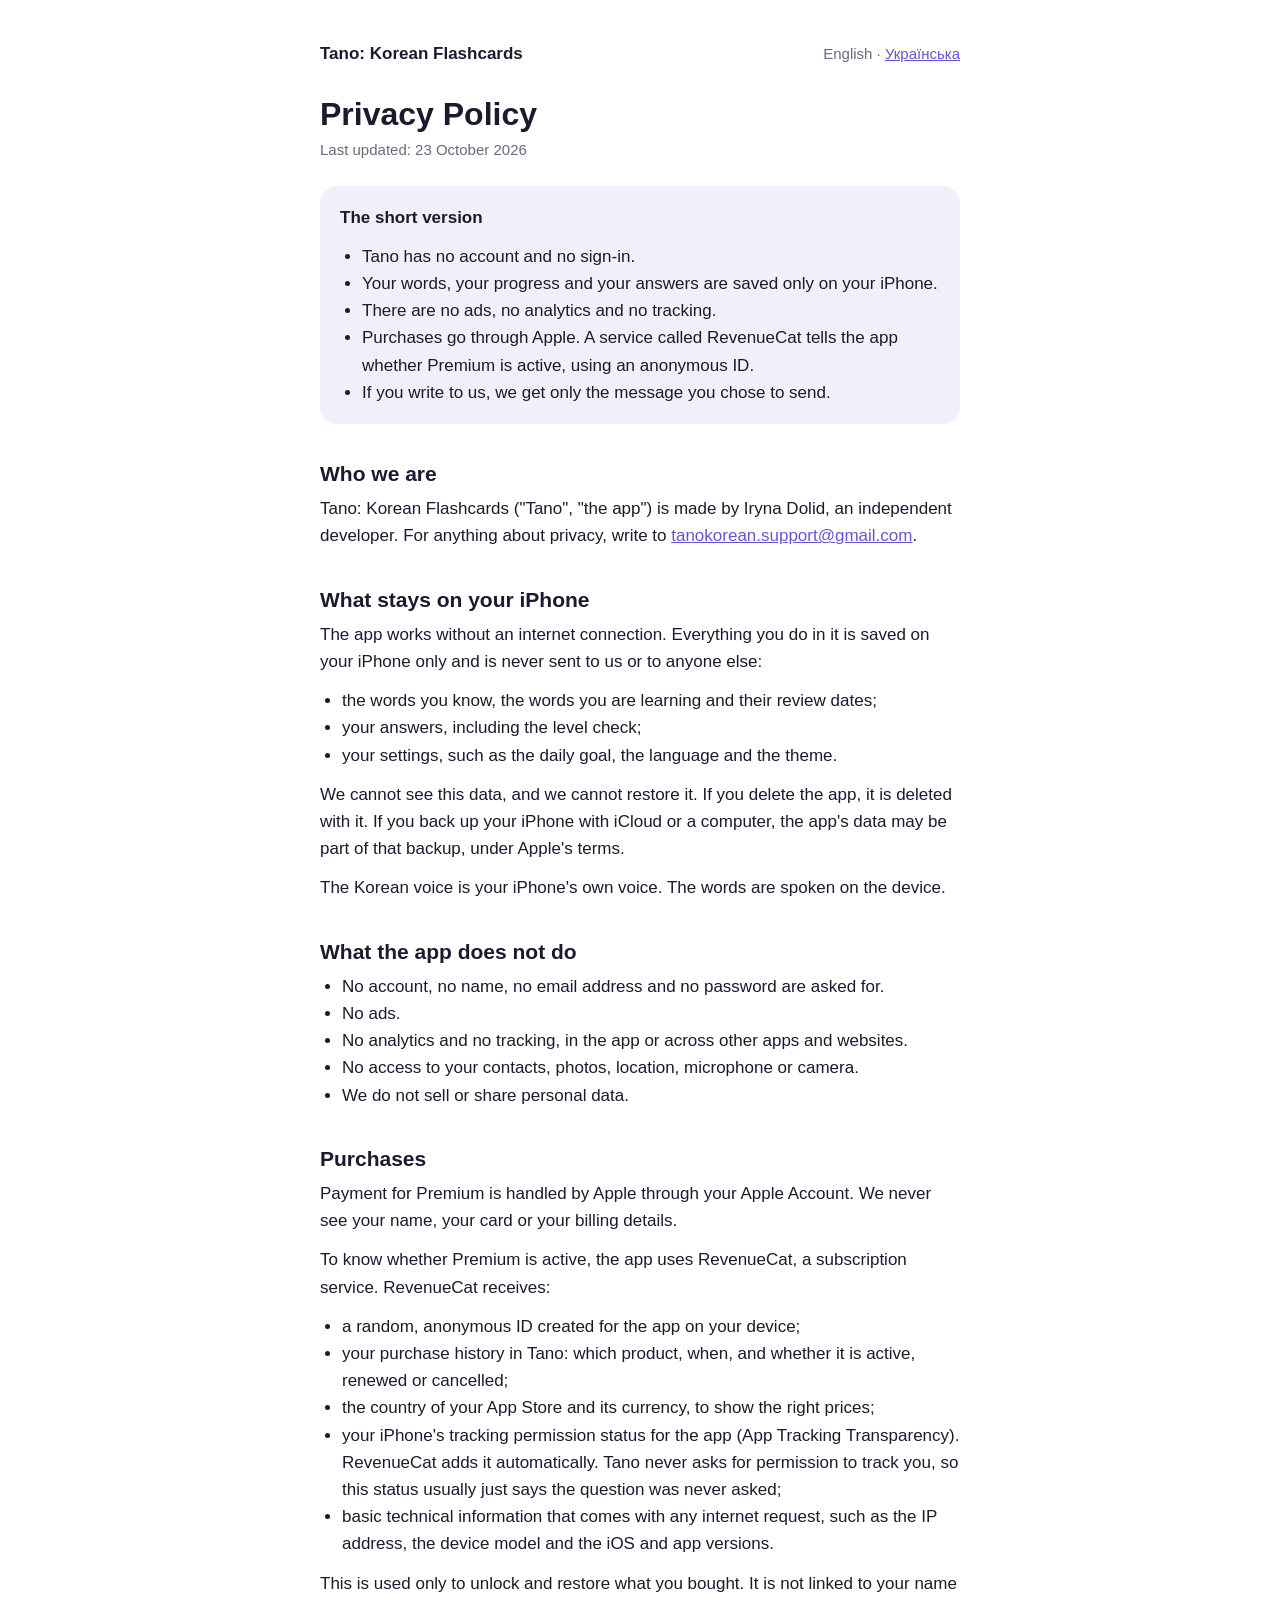
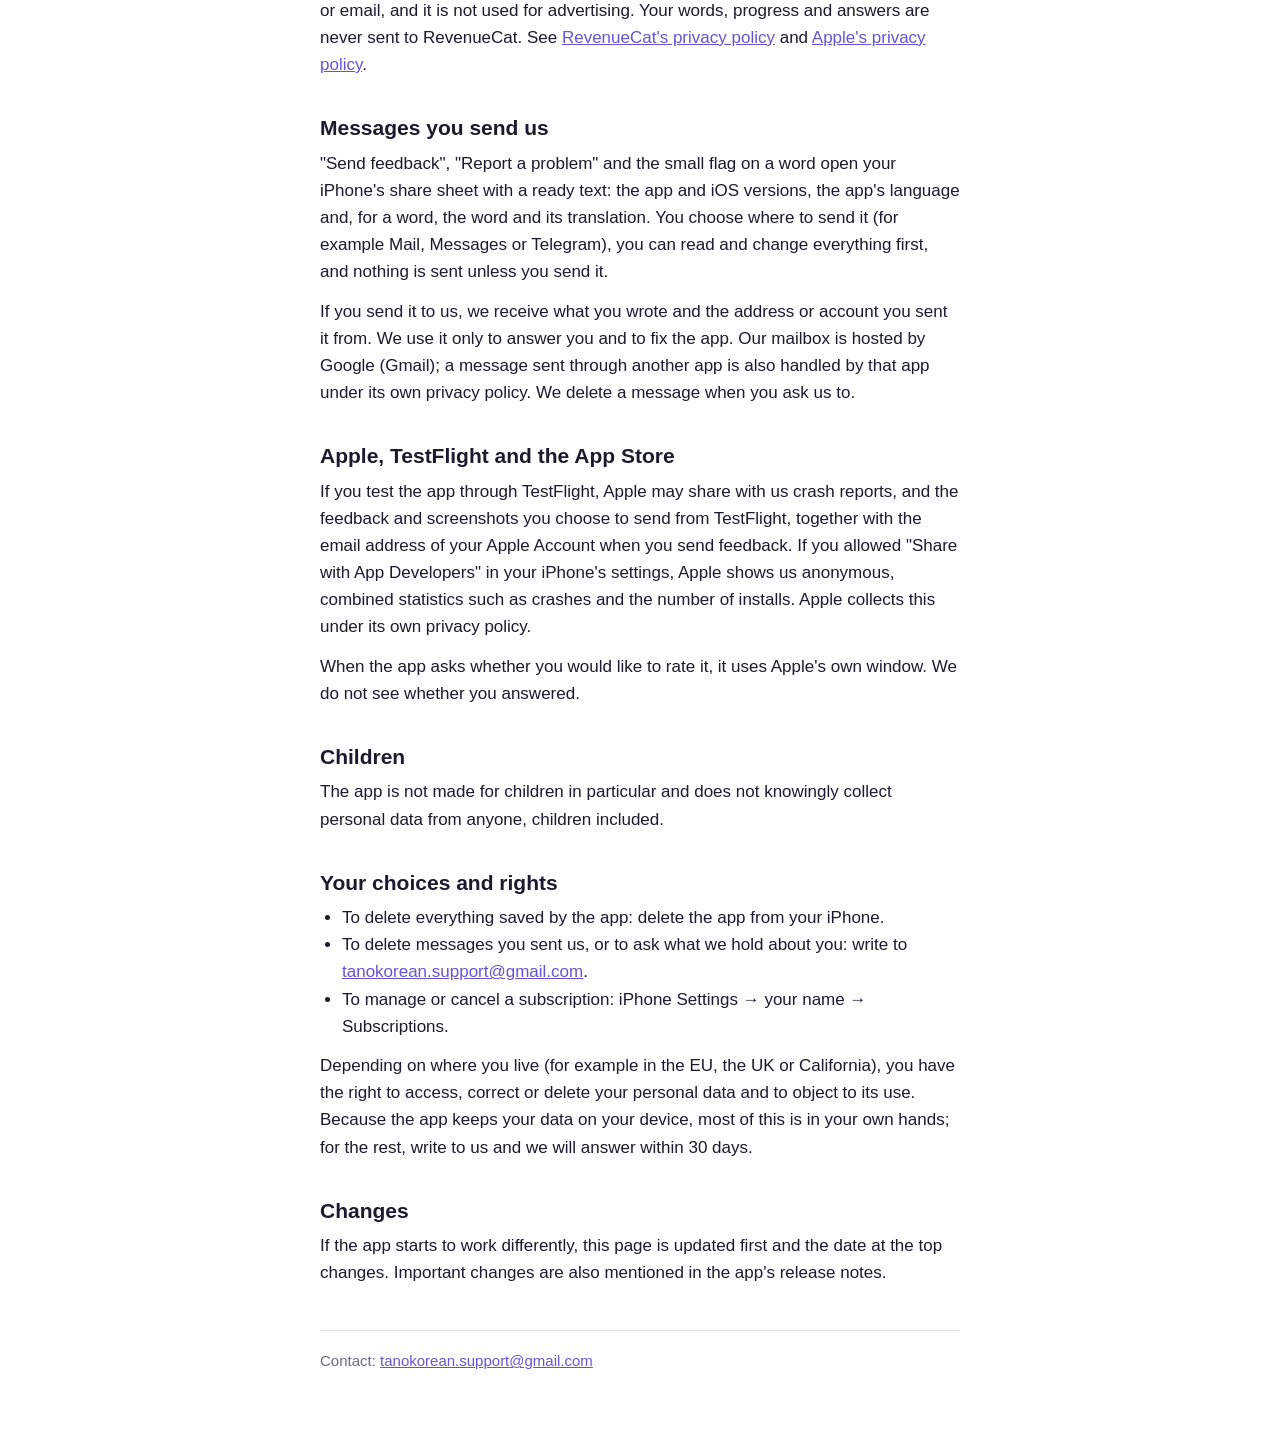
<file: index.html>
<!doctype html>
<html lang="en">
<head>
<meta charset="utf-8">
<meta name="viewport" content="width=device-width, initial-scale=1">
<title>Tano: Korean Flashcards · Privacy Policy</title>
<link rel="stylesheet" href="style.css">
</head>
<body>
<main>
<nav><strong>Tano: Korean Flashcards</strong><span>English · <a href="uk/" lang="uk" hreflang="uk">Українська</a></span></nav>

<h1>Privacy Policy</h1>
<p class="date">Last updated: 23 October 2026</p>

<div class="short">
<p><strong>The short version</strong></p>
<ul>
<li>Tano has no account and no sign-in.</li>
<li>Your words, your progress and your answers are saved only on your iPhone.</li>
<li>There are no ads, no analytics and no tracking.</li>
<li>Purchases go through Apple. A service called RevenueCat tells the app whether Premium is active, using an anonymous ID.</li>
<li>If you write to us, we get only the message you chose to send.</li>
</ul>
</div>

<h2>Who we are</h2>
<p>Tano: Korean Flashcards ("Tano", "the app") is made by Iryna Dolid, an independent developer. For anything about privacy, write to <a href="mailto:tanokorean.support@gmail.com">tanokorean.support@gmail.com</a>.</p>

<h2>What stays on your iPhone</h2>
<p>The app works without an internet connection. Everything you do in it is saved on your iPhone only and is never sent to us or to anyone else:</p>
<ul>
<li>the words you know, the words you are learning and their review dates;</li>
<li>your answers, including the level check;</li>
<li>your settings, such as the daily goal, the language and the theme.</li>
</ul>
<p>We cannot see this data, and we cannot restore it. If you delete the app, it is deleted with it. If you back up your iPhone with iCloud or a computer, the app's data may be part of that backup, under Apple's terms.</p>
<p>The Korean voice is your iPhone's own voice. The words are spoken on the device.</p>

<h2>What the app does not do</h2>
<ul>
<li>No account, no name, no email address and no password are asked for.</li>
<li>No ads.</li>
<li>No analytics and no tracking, in the app or across other apps and websites.</li>
<li>No access to your contacts, photos, location, microphone or camera.</li>
<li>We do not sell or share personal data.</li>
</ul>

<h2>Purchases</h2>
<p>Payment for Premium is handled by Apple through your Apple Account. We never see your name, your card or your billing details.</p>
<p>To know whether Premium is active, the app uses RevenueCat, a subscription service. RevenueCat receives:</p>
<ul>
<li>a random, anonymous ID created for the app on your device;</li>
<li>your purchase history in Tano: which product, when, and whether it is active, renewed or cancelled;</li>
<li>the country of your App Store and its currency, to show the right prices;</li>
<li>your iPhone's tracking permission status for the app (App Tracking Transparency). RevenueCat adds it automatically. Tano never asks for permission to track you, so this status usually just says the question was never asked;</li>
<li>basic technical information that comes with any internet request, such as the IP address, the device model and the iOS and app versions.</li>
</ul>
<p>This is used only to unlock and restore what you bought. It is not linked to your name or email, and it is not used for advertising. Your words, progress and answers are never sent to RevenueCat. See <a href="https://www.revenuecat.com/privacy">RevenueCat's privacy policy</a> and <a href="https://www.apple.com/legal/privacy/">Apple's privacy policy</a>.</p>

<h2>Messages you send us</h2>
<p>"Send feedback", "Report a problem" and the small flag on a word open your iPhone's share sheet with a ready text: the app and iOS versions, the app's language and, for a word, the word and its translation. You choose where to send it (for example Mail, Messages or Telegram), you can read and change everything first, and nothing is sent unless you send it.</p>
<p>If you send it to us, we receive what you wrote and the address or account you sent it from. We use it only to answer you and to fix the app. Our mailbox is hosted by Google (Gmail); a message sent through another app is also handled by that app under its own privacy policy. We delete a message when you ask us to.</p>

<h2>Apple, TestFlight and the App Store</h2>
<p>If you test the app through TestFlight, Apple may share with us crash reports, and the feedback and screenshots you choose to send from TestFlight, together with the email address of your Apple Account when you send feedback. If you allowed "Share with App Developers" in your iPhone's settings, Apple shows us anonymous, combined statistics such as crashes and the number of installs. Apple collects this under its own privacy policy.</p>
<p>When the app asks whether you would like to rate it, it uses Apple's own window. We do not see whether you answered.</p>

<h2>Children</h2>
<p>The app is not made for children in particular and does not knowingly collect personal data from anyone, children included.</p>

<h2>Your choices and rights</h2>
<ul>
<li>To delete everything saved by the app: delete the app from your iPhone.</li>
<li>To delete messages you sent us, or to ask what we hold about you: write to <a href="mailto:tanokorean.support@gmail.com">tanokorean.support@gmail.com</a>.</li>
<li>To manage or cancel a subscription: iPhone Settings → your name → Subscriptions.</li>
</ul>
<p>Depending on where you live (for example in the EU, the UK or California), you have the right to access, correct or delete your personal data and to object to its use. Because the app keeps your data on your device, most of this is in your own hands; for the rest, write to us and we will answer within 30 days.</p>

<h2>Changes</h2>
<p>If the app starts to work differently, this page is updated first and the date at the top changes. Important changes are also mentioned in the app's release notes.</p>

<footer>Contact: <a href="mailto:tanokorean.support@gmail.com">tanokorean.support@gmail.com</a></footer>
</main>
</body>
</html>
</file>
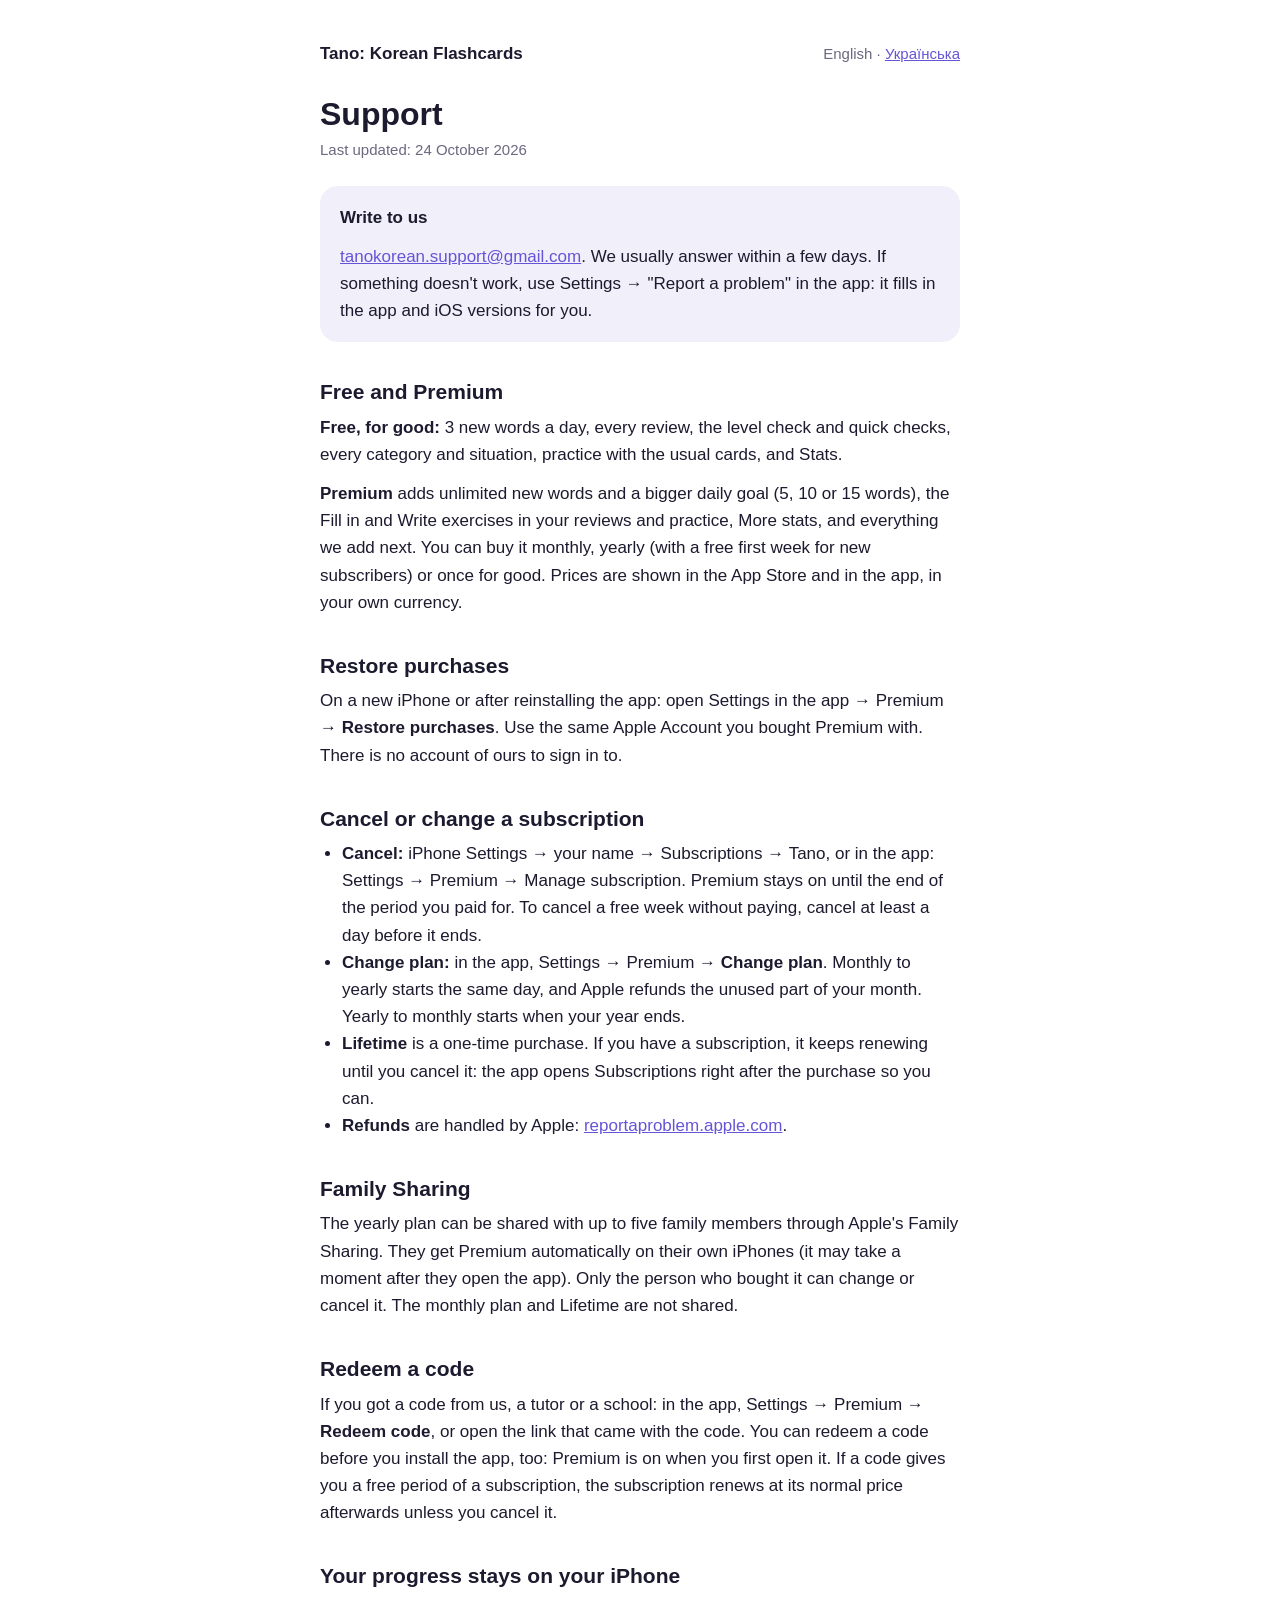
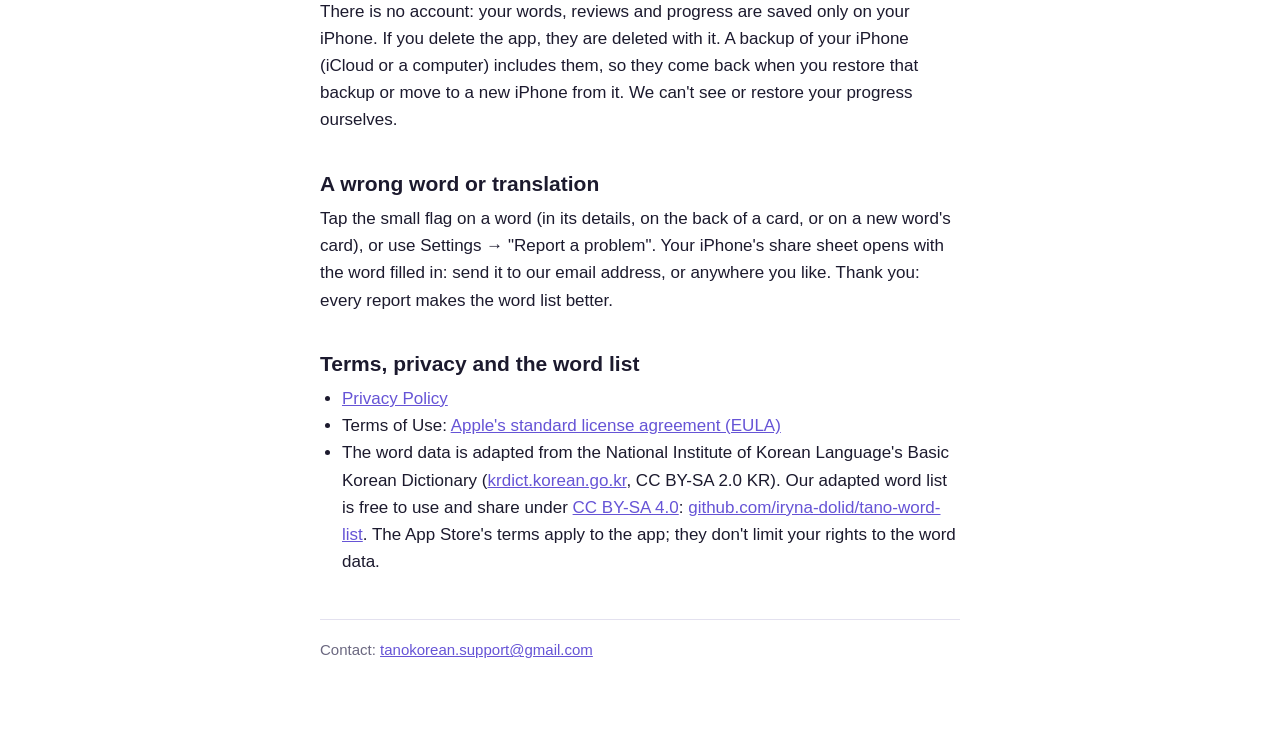
<file: support/index.html>
<!doctype html>
<html lang="en">
<head>
<meta charset="utf-8">
<meta name="viewport" content="width=device-width, initial-scale=1">
<title>Tano: Korean Flashcards · Support</title>
<link rel="stylesheet" href="../style.css">
</head>
<body>
<main>
<nav><strong>Tano: Korean Flashcards</strong><span>English · <a href="uk/" lang="uk" hreflang="uk">Українська</a></span></nav>

<h1>Support</h1>
<p class="date">Last updated: 24 October 2026</p>

<div class="short">
<p><strong>Write to us</strong></p>
<p><a href="mailto:tanokorean.support@gmail.com">tanokorean.support@gmail.com</a>. We usually answer within a few days. If something doesn't work, use Settings → "Report a problem" in the app: it fills in the app and iOS versions for you.</p>
</div>

<h2>Free and Premium</h2>
<p><strong>Free, for good:</strong> 3 new words a day, every review, the level check and quick checks, every category and situation, practice with the usual cards, and Stats.</p>
<p><strong>Premium</strong> adds unlimited new words and a bigger daily goal (5, 10 or 15 words), the Fill in and Write exercises in your reviews and practice, More stats, and everything we add next. You can buy it monthly, yearly (with a free first week for new subscribers) or once for good. Prices are shown in the App Store and in the app, in your own currency.</p>

<h2>Restore purchases</h2>
<p>On a new iPhone or after reinstalling the app: open Settings in the app → Premium → <strong>Restore purchases</strong>. Use the same Apple Account you bought Premium with. There is no account of ours to sign in to.</p>

<h2>Cancel or change a subscription</h2>
<ul>
<li><strong>Cancel:</strong> iPhone Settings → your name → Subscriptions → Tano, or in the app: Settings → Premium → Manage subscription. Premium stays on until the end of the period you paid for. To cancel a free week without paying, cancel at least a day before it ends.</li>
<li><strong>Change plan:</strong> in the app, Settings → Premium → <strong>Change plan</strong>. Monthly to yearly starts the same day, and Apple refunds the unused part of your month. Yearly to monthly starts when your year ends.</li>
<li><strong>Lifetime</strong> is a one-time purchase. If you have a subscription, it keeps renewing until you cancel it: the app opens Subscriptions right after the purchase so you can.</li>
<li><strong>Refunds</strong> are handled by Apple: <a href="https://reportaproblem.apple.com">reportaproblem.apple.com</a>.</li>
</ul>

<h2>Family Sharing</h2>
<p>The yearly plan can be shared with up to five family members through Apple's Family Sharing. They get Premium automatically on their own iPhones (it may take a moment after they open the app). Only the person who bought it can change or cancel it. The monthly plan and Lifetime are not shared.</p>

<h2>Redeem a code</h2>
<p>If you got a code from us, a tutor or a school: in the app, Settings → Premium → <strong>Redeem code</strong>, or open the link that came with the code. You can redeem a code before you install the app, too: Premium is on when you first open it. If a code gives you a free period of a subscription, the subscription renews at its normal price afterwards unless you cancel it.</p>

<h2>Your progress stays on your iPhone</h2>
<p>There is no account: your words, reviews and progress are saved only on your iPhone. If you delete the app, they are deleted with it. A backup of your iPhone (iCloud or a computer) includes them, so they come back when you restore that backup or move to a new iPhone from it. We can't see or restore your progress ourselves.</p>

<h2>A wrong word or translation</h2>
<p>Tap the small flag on a word (in its details, on the back of a card, or on a new word's card), or use Settings → "Report a problem". Your iPhone's share sheet opens with the word filled in: send it to our email address, or anywhere you like. Thank you: every report makes the word list better.</p>

<h2>Terms, privacy and the word list</h2>
<ul>
<li><a href="../">Privacy Policy</a></li>
<li>Terms of Use: <a href="https://www.apple.com/legal/internet-services/itunes/dev/stdeula/">Apple's standard license agreement (EULA)</a></li>
<li>The word data is adapted from the National Institute of Korean Language's Basic Korean Dictionary (<a href="https://krdict.korean.go.kr">krdict.korean.go.kr</a>, CC BY-SA 2.0 KR). Our adapted word list is free to use and share under <a href="https://creativecommons.org/licenses/by-sa/4.0/">CC BY-SA 4.0</a>: <a href="https://github.com/iryna-dolid/tano-word-list">github.com/iryna-dolid/tano-word-list</a>. The App Store's terms apply to the app; they don't limit your rights to the word data.</li>
</ul>

<footer>Contact: <a href="mailto:tanokorean.support@gmail.com">tanokorean.support@gmail.com</a></footer>
</main>
</body>
</html>
</file>
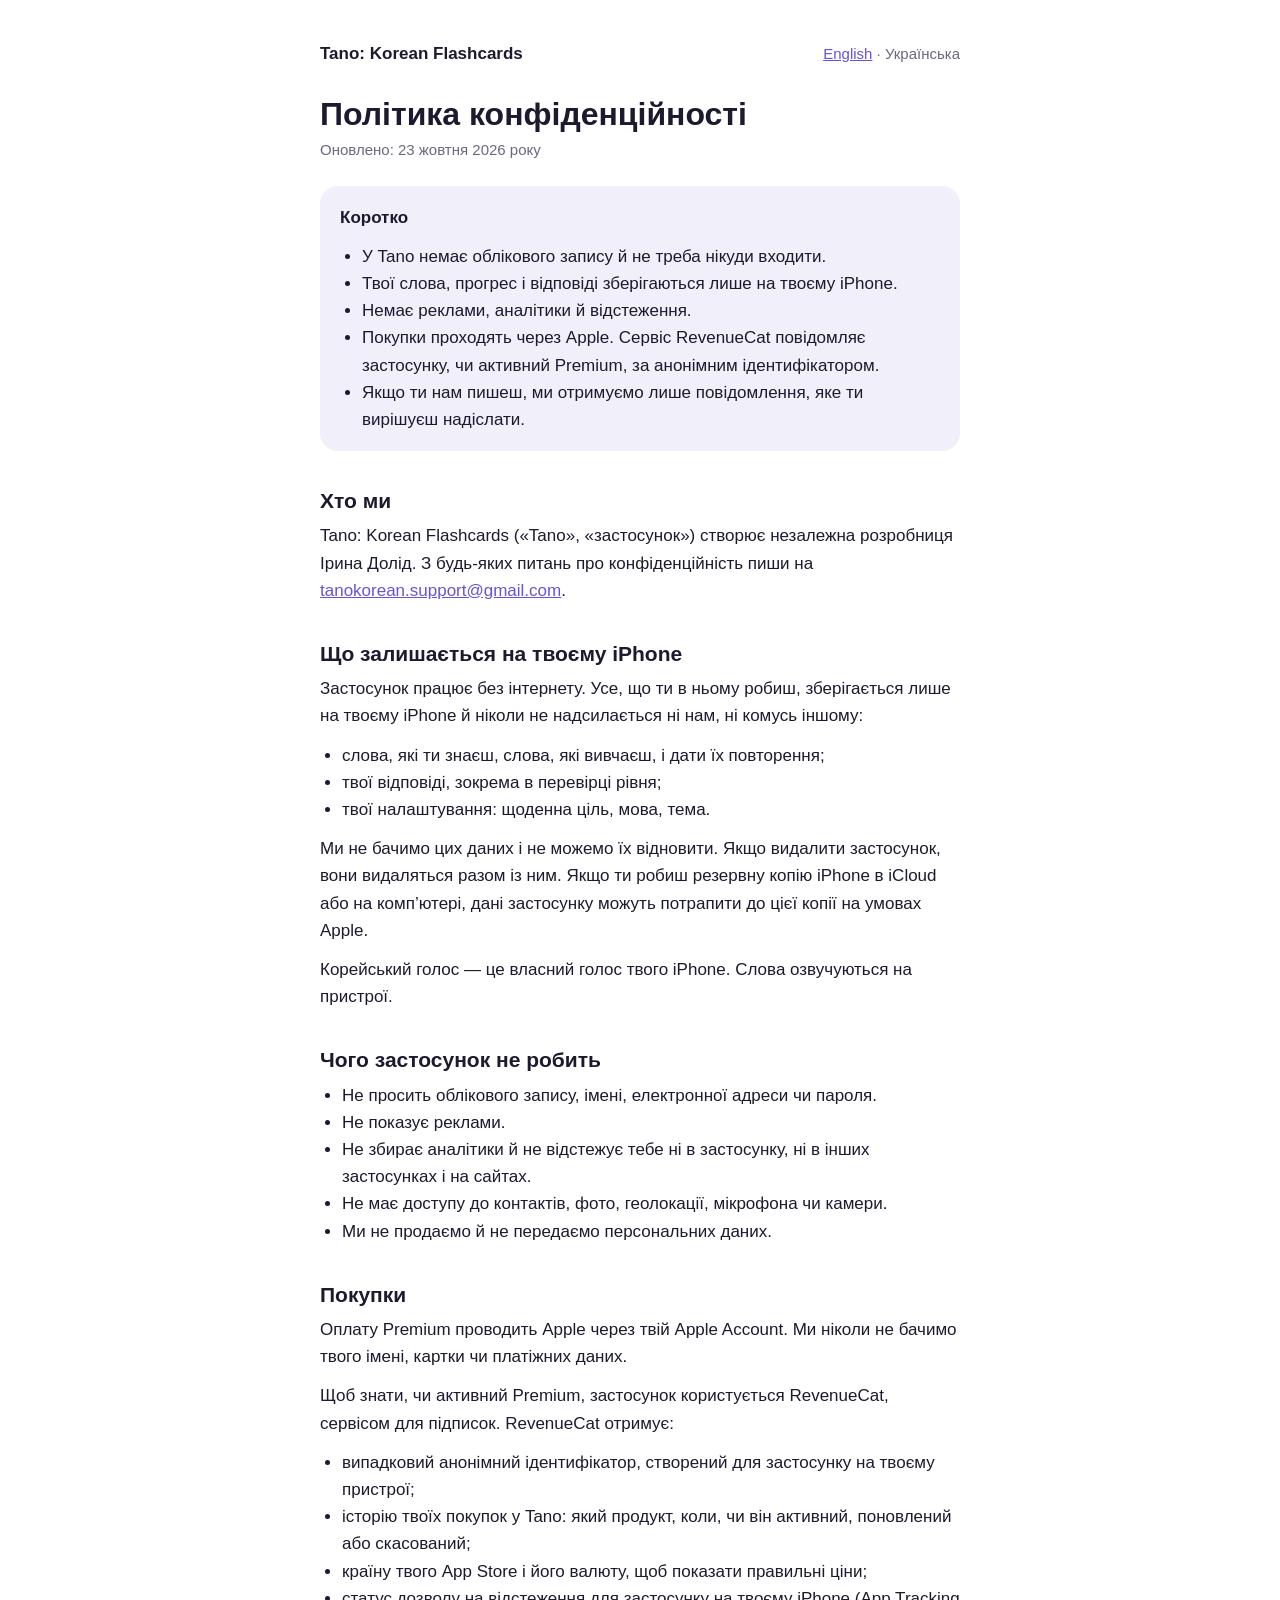
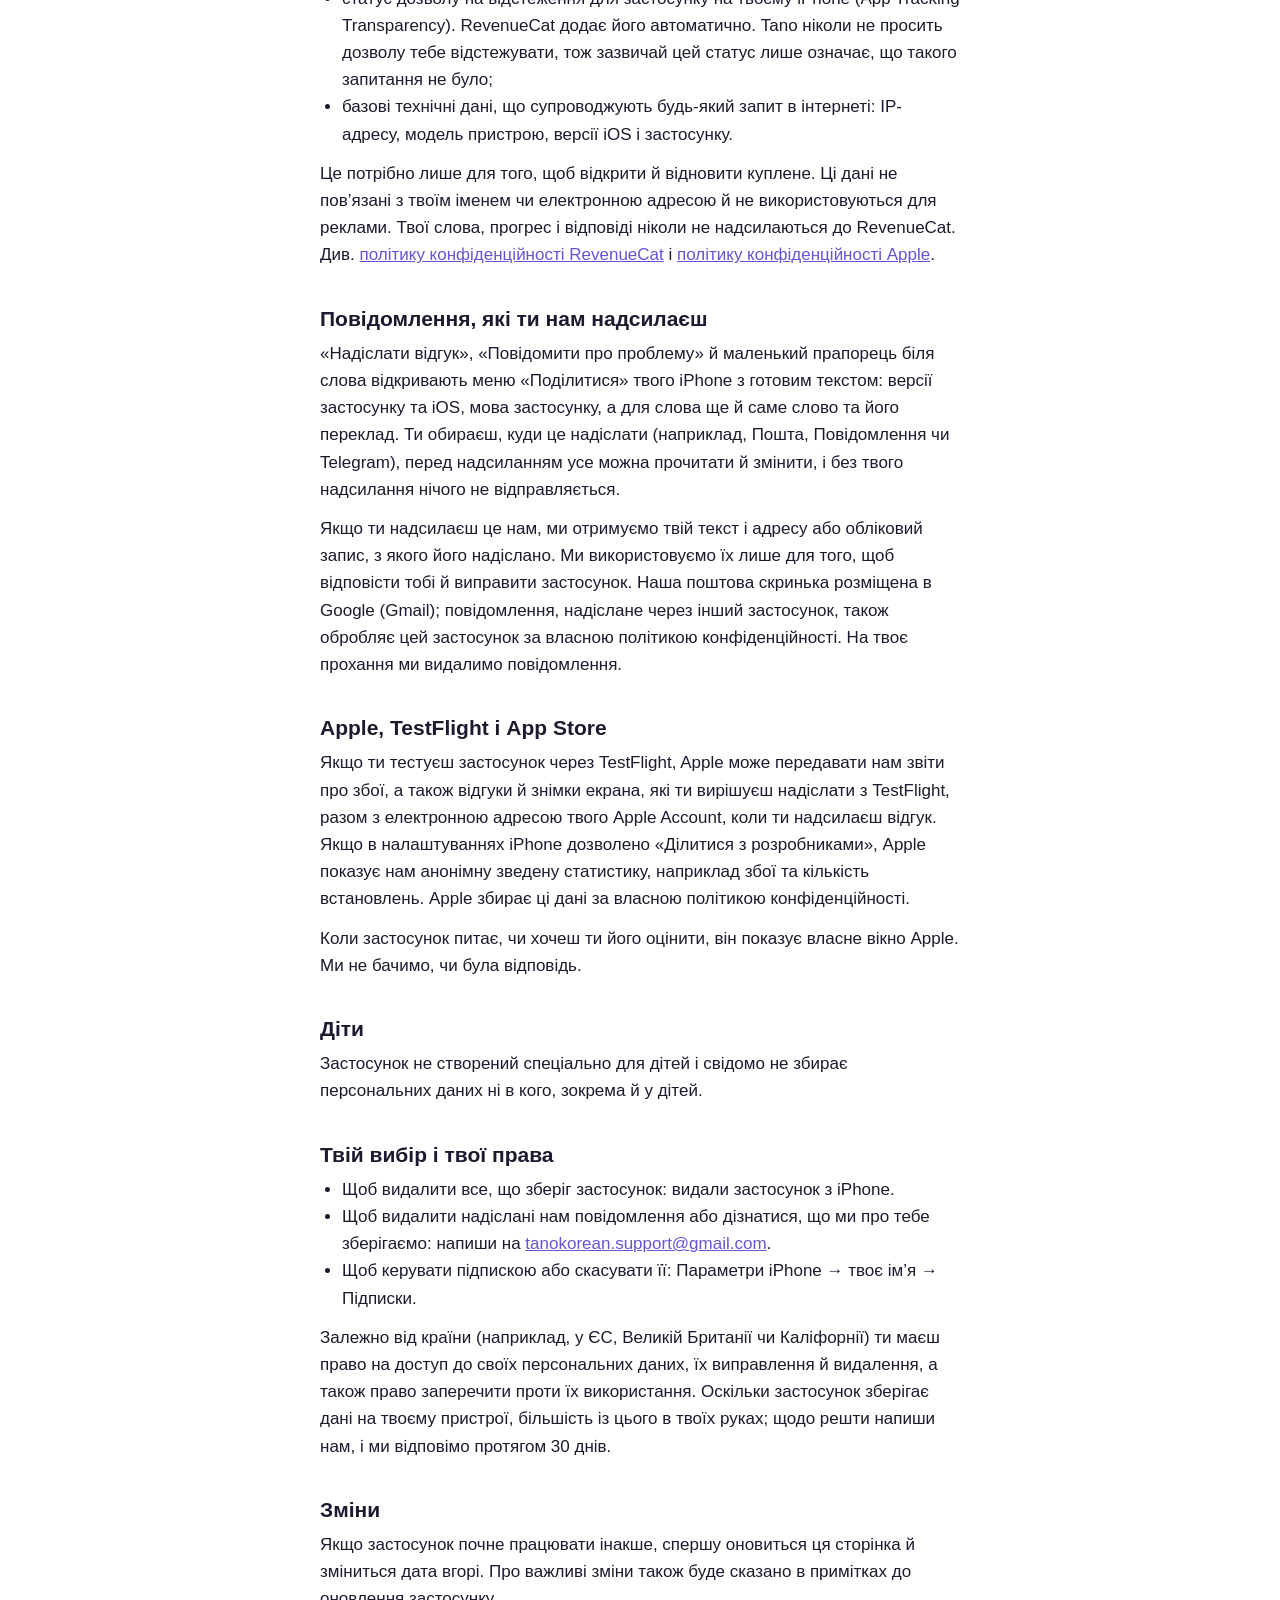
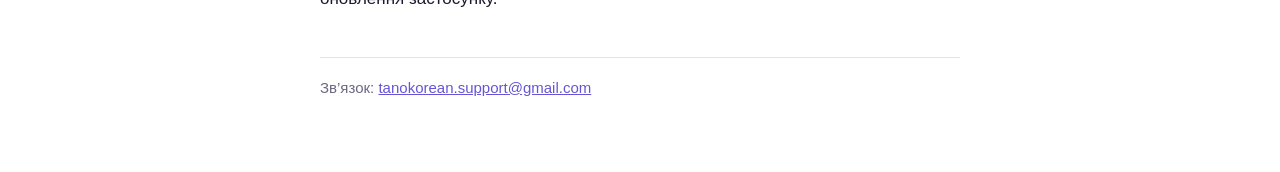
<file: uk/index.html>
<!doctype html>
<html lang="uk">
<head>
<meta charset="utf-8">
<meta name="viewport" content="width=device-width, initial-scale=1">
<title>Tano: Korean Flashcards · Політика конфіденційності</title>
<link rel="stylesheet" href="../style.css">
</head>
<body>
<main>
<nav><strong>Tano: Korean Flashcards</strong><span><a href="../" lang="en" hreflang="en">English</a> · Українська</span></nav>

<h1>Політика конфіденційності</h1>
<p class="date">Оновлено: 23 жовтня 2026 року</p>

<div class="short">
<p><strong>Коротко</strong></p>
<ul>
<li>У Tano немає облікового запису й не треба нікуди входити.</li>
<li>Твої слова, прогрес і відповіді зберігаються лише на твоєму iPhone.</li>
<li>Немає реклами, аналітики й відстеження.</li>
<li>Покупки проходять через Apple. Сервіс RevenueCat повідомляє застосунку, чи активний Premium, за анонімним ідентифікатором.</li>
<li>Якщо ти нам пишеш, ми отримуємо лише повідомлення, яке ти вирішуєш надіслати.</li>
</ul>
</div>

<h2>Хто ми</h2>
<p>Tano: Korean Flashcards («Tano», «застосунок») створює незалежна розробниця Ірина Долід. З будь-яких питань про конфіденційність пиши на <a href="mailto:tanokorean.support@gmail.com">tanokorean.support@gmail.com</a>.</p>

<h2>Що залишається на твоєму iPhone</h2>
<p>Застосунок працює без інтернету. Усе, що ти в ньому робиш, зберігається лише на твоєму iPhone й ніколи не надсилається ні нам, ні комусь іншому:</p>
<ul>
<li>слова, які ти знаєш, слова, які вивчаєш, і дати їх повторення;</li>
<li>твої відповіді, зокрема в перевірці рівня;</li>
<li>твої налаштування: щоденна ціль, мова, тема.</li>
</ul>
<p>Ми не бачимо цих даних і не можемо їх відновити. Якщо видалити застосунок, вони видаляться разом із ним. Якщо ти робиш резервну копію iPhone в iCloud або на комп’ютері, дані застосунку можуть потрапити до цієї копії на умовах Apple.</p>
<p>Корейський голос — це власний голос твого iPhone. Слова озвучуються на пристрої.</p>

<h2>Чого застосунок не робить</h2>
<ul>
<li>Не просить облікового запису, імені, електронної адреси чи пароля.</li>
<li>Не показує реклами.</li>
<li>Не збирає аналітики й не відстежує тебе ні в застосунку, ні в інших застосунках і на сайтах.</li>
<li>Не має доступу до контактів, фото, геолокації, мікрофона чи камери.</li>
<li>Ми не продаємо й не передаємо персональних даних.</li>
</ul>

<h2>Покупки</h2>
<p>Оплату Premium проводить Apple через твій Apple Account. Ми ніколи не бачимо твого імені, картки чи платіжних даних.</p>
<p>Щоб знати, чи активний Premium, застосунок користується RevenueCat, сервісом для підписок. RevenueCat отримує:</p>
<ul>
<li>випадковий анонімний ідентифікатор, створений для застосунку на твоєму пристрої;</li>
<li>історію твоїх покупок у Tano: який продукт, коли, чи він активний, поновлений або скасований;</li>
<li>країну твого App Store і його валюту, щоб показати правильні ціни;</li>
<li>статус дозволу на відстеження для застосунку на твоєму iPhone (App Tracking Transparency). RevenueCat додає його автоматично. Tano ніколи не просить дозволу тебе відстежувати, тож зазвичай цей статус лише означає, що такого запитання не було;</li>
<li>базові технічні дані, що супроводжують будь-який запит в інтернеті: IP-адресу, модель пристрою, версії iOS і застосунку.</li>
</ul>
<p>Це потрібно лише для того, щоб відкрити й відновити куплене. Ці дані не пов’язані з твоїм іменем чи електронною адресою й не використовуються для реклами. Твої слова, прогрес і відповіді ніколи не надсилаються до RevenueCat. Див. <a href="https://www.revenuecat.com/privacy">політику конфіденційності RevenueCat</a> і <a href="https://www.apple.com/legal/privacy/">політику конфіденційності Apple</a>.</p>

<h2>Повідомлення, які ти нам надсилаєш</h2>
<p>«Надіслати відгук», «Повідомити про проблему» й маленький прапорець біля слова відкривають меню «Поділитися» твого iPhone з готовим текстом: версії застосунку та iOS, мова застосунку, а для слова ще й саме слово та його переклад. Ти обираєш, куди це надіслати (наприклад, Пошта, Повідомлення чи Telegram), перед надсиланням усе можна прочитати й змінити, і без твого надсилання нічого не відправляється.</p>
<p>Якщо ти надсилаєш це нам, ми отримуємо твій текст і адресу або обліковий запис, з якого його надіслано. Ми використовуємо їх лише для того, щоб відповісти тобі й виправити застосунок. Наша поштова скринька розміщена в Google (Gmail); повідомлення, надіслане через інший застосунок, також обробляє цей застосунок за власною політикою конфіденційності. На твоє прохання ми видалимо повідомлення.</p>

<h2>Apple, TestFlight і App Store</h2>
<p>Якщо ти тестуєш застосунок через TestFlight, Apple може передавати нам звіти про збої, а також відгуки й знімки екрана, які ти вирішуєш надіслати з TestFlight, разом з електронною адресою твого Apple Account, коли ти надсилаєш відгук. Якщо в налаштуваннях iPhone дозволено «Ділитися з розробниками», Apple показує нам анонімну зведену статистику, наприклад збої та кількість встановлень. Apple збирає ці дані за власною політикою конфіденційності.</p>
<p>Коли застосунок питає, чи хочеш ти його оцінити, він показує власне вікно Apple. Ми не бачимо, чи була відповідь.</p>

<h2>Діти</h2>
<p>Застосунок не створений спеціально для дітей і свідомо не збирає персональних даних ні в кого, зокрема й у дітей.</p>

<h2>Твій вибір і твої права</h2>
<ul>
<li>Щоб видалити все, що зберіг застосунок: видали застосунок з iPhone.</li>
<li>Щоб видалити надіслані нам повідомлення або дізнатися, що ми про тебе зберігаємо: напиши на <a href="mailto:tanokorean.support@gmail.com">tanokorean.support@gmail.com</a>.</li>
<li>Щоб керувати підпискою або скасувати її: Параметри iPhone → твоє ім’я → Підписки.</li>
</ul>
<p>Залежно від країни (наприклад, у ЄС, Великій Британії чи Каліфорнії) ти маєш право на доступ до своїх персональних даних, їх виправлення й видалення, а також право заперечити проти їх використання. Оскільки застосунок зберігає дані на твоєму пристрої, більшість із цього в твоїх руках; щодо решти напиши нам, і ми відповімо протягом 30 днів.</p>

<h2>Зміни</h2>
<p>Якщо застосунок почне працювати інакше, спершу оновиться ця сторінка й зміниться дата вгорі. Про важливі зміни також буде сказано в примітках до оновлення застосунку.</p>

<footer>Зв’язок: <a href="mailto:tanokorean.support@gmail.com">tanokorean.support@gmail.com</a></footer>
</main>
</body>
</html>
</file>
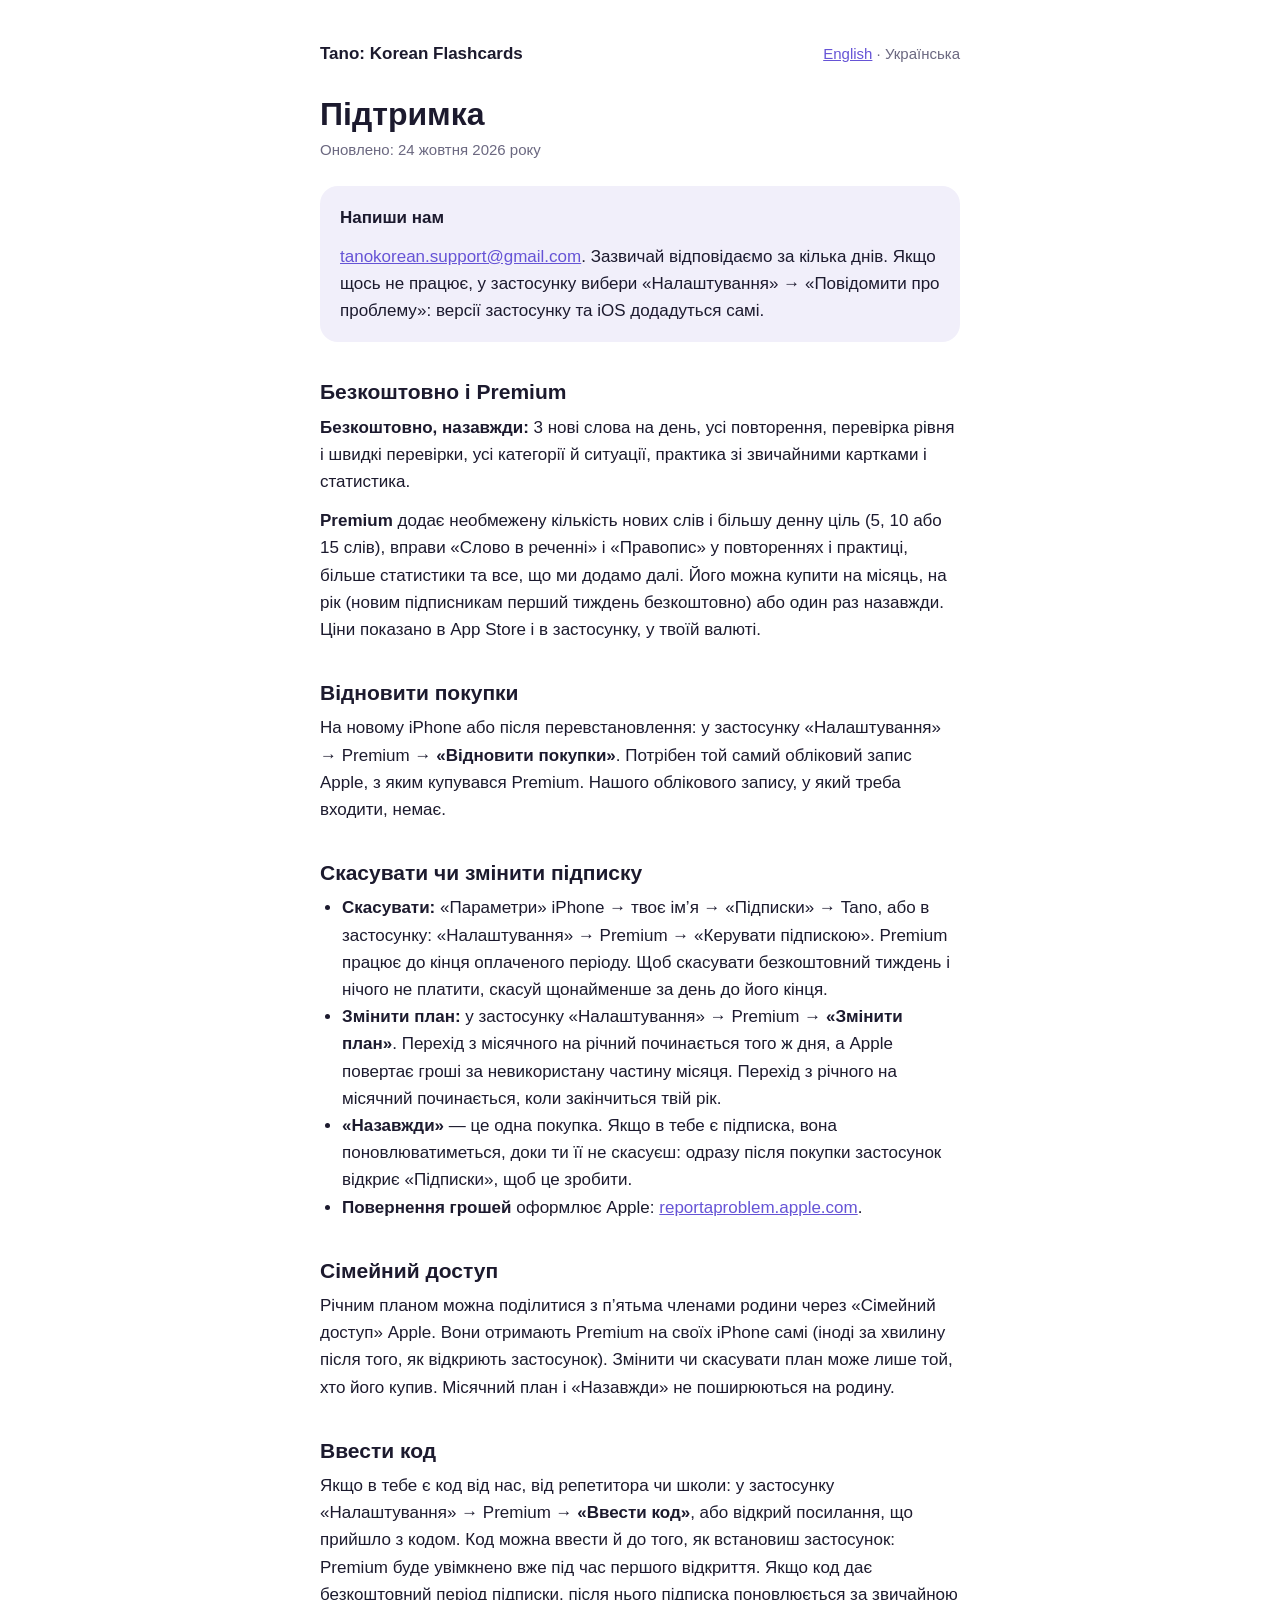
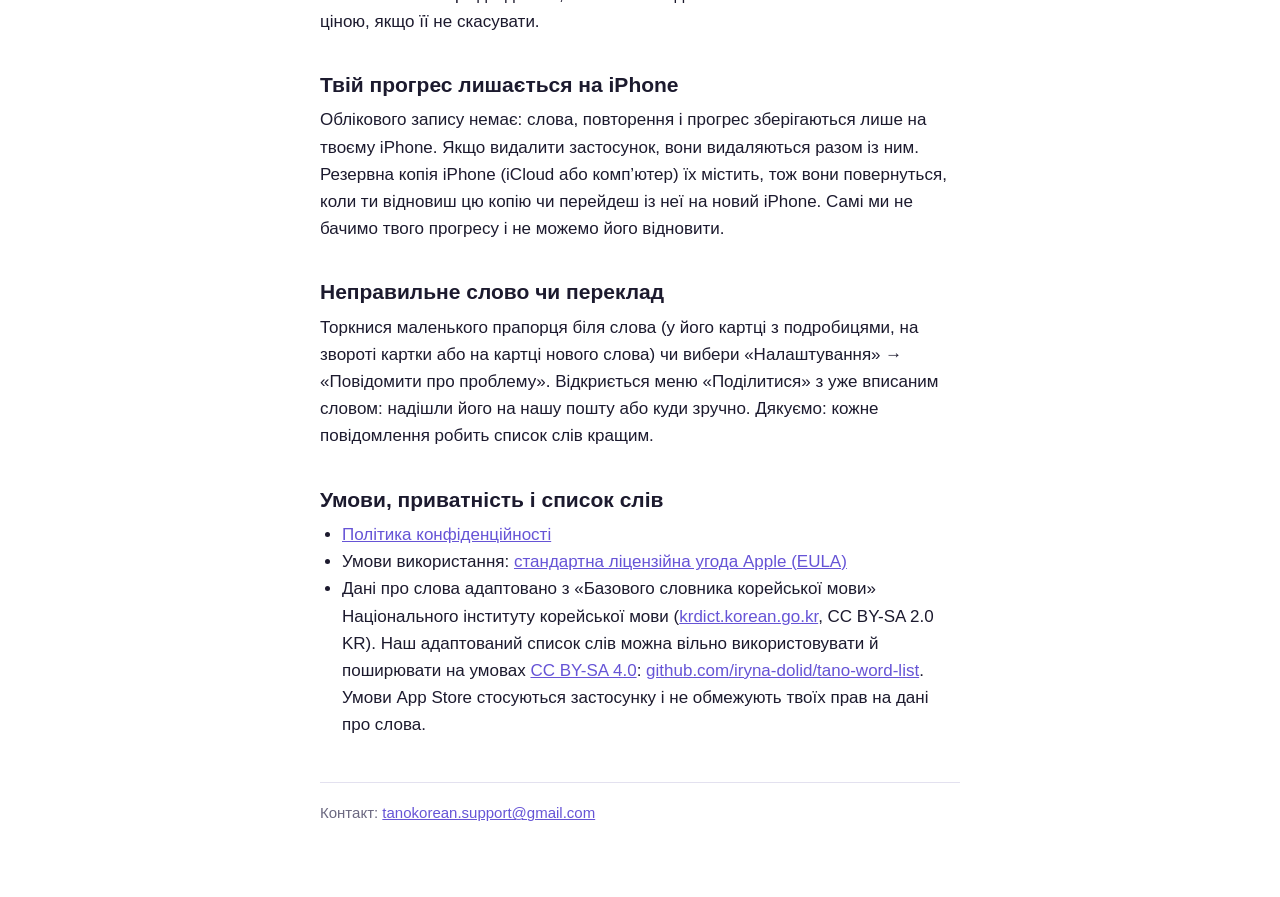
<file: support/uk/index.html>
<!doctype html>
<html lang="uk">
<head>
<meta charset="utf-8">
<meta name="viewport" content="width=device-width, initial-scale=1">
<title>Tano: Korean Flashcards · Підтримка</title>
<link rel="stylesheet" href="../../style.css">
</head>
<body>
<main>
<nav><strong>Tano: Korean Flashcards</strong><span><a href="../" lang="en" hreflang="en">English</a> · Українська</span></nav>

<h1>Підтримка</h1>
<p class="date">Оновлено: 24 жовтня 2026 року</p>

<div class="short">
<p><strong>Напиши нам</strong></p>
<p><a href="mailto:tanokorean.support@gmail.com">tanokorean.support@gmail.com</a>. Зазвичай відповідаємо за кілька днів. Якщо щось не працює, у застосунку вибери «Налаштування» → «Повідомити про проблему»: версії застосунку та iOS додадуться самі.</p>
</div>

<h2>Безкоштовно і Premium</h2>
<p><strong>Безкоштовно, назавжди:</strong> 3 нові слова на день, усі повторення, перевірка рівня і швидкі перевірки, усі категорії й ситуації, практика зі звичайними картками і статистика.</p>
<p><strong>Premium</strong> додає необмежену кількість нових слів і більшу денну ціль (5, 10 або 15 слів), вправи «Слово в реченні» і «Правопис» у повтореннях і практиці, більше статистики та все, що ми додамо далі. Його можна купити на місяць, на рік (новим підписникам перший тиждень безкоштовно) або один раз назавжди. Ціни показано в App Store і в застосунку, у твоїй валюті.</p>

<h2>Відновити покупки</h2>
<p>На новому iPhone або після перевстановлення: у застосунку «Налаштування» → Premium → <strong>«Відновити покупки»</strong>. Потрібен той самий обліковий запис Apple, з яким купувався Premium. Нашого облікового запису, у який треба входити, немає.</p>

<h2>Скасувати чи змінити підписку</h2>
<ul>
<li><strong>Скасувати:</strong> «Параметри» iPhone → твоє ім’я → «Підписки» → Tano, або в застосунку: «Налаштування» → Premium → «Керувати підпискою». Premium працює до кінця оплаченого періоду. Щоб скасувати безкоштовний тиждень і нічого не платити, скасуй щонайменше за день до його кінця.</li>
<li><strong>Змінити план:</strong> у застосунку «Налаштування» → Premium → <strong>«Змінити план»</strong>. Перехід з місячного на річний починається того ж дня, а Apple повертає гроші за невикористану частину місяця. Перехід з річного на місячний починається, коли закінчиться твій рік.</li>
<li><strong>«Назавжди»</strong> — це одна покупка. Якщо в тебе є підписка, вона поновлюватиметься, доки ти її не скасуєш: одразу після покупки застосунок відкриє «Підписки», щоб це зробити.</li>
<li><strong>Повернення грошей</strong> оформлює Apple: <a href="https://reportaproblem.apple.com">reportaproblem.apple.com</a>.</li>
</ul>

<h2>Сімейний доступ</h2>
<p>Річним планом можна поділитися з п’ятьма членами родини через «Сімейний доступ» Apple. Вони отримають Premium на своїх iPhone самі (іноді за хвилину після того, як відкриють застосунок). Змінити чи скасувати план може лише той, хто його купив. Місячний план і «Назавжди» не поширюються на родину.</p>

<h2>Ввести код</h2>
<p>Якщо в тебе є код від нас, від репетитора чи школи: у застосунку «Налаштування» → Premium → <strong>«Ввести код»</strong>, або відкрий посилання, що прийшло з кодом. Код можна ввести й до того, як встановиш застосунок: Premium буде увімкнено вже під час першого відкриття. Якщо код дає безкоштовний період підписки, після нього підписка поновлюється за звичайною ціною, якщо її не скасувати.</p>

<h2>Твій прогрес лишається на iPhone</h2>
<p>Облікового запису немає: слова, повторення і прогрес зберігаються лише на твоєму iPhone. Якщо видалити застосунок, вони видаляються разом із ним. Резервна копія iPhone (iCloud або комп’ютер) їх містить, тож вони повернуться, коли ти відновиш цю копію чи перейдеш із неї на новий iPhone. Самі ми не бачимо твого прогресу і не можемо його відновити.</p>

<h2>Неправильне слово чи переклад</h2>
<p>Торкнися маленького прапорця біля слова (у його картці з подробицями, на звороті картки або на картці нового слова) чи вибери «Налаштування» → «Повідомити про проблему». Відкриється меню «Поділитися» з уже вписаним словом: надішли його на нашу пошту або куди зручно. Дякуємо: кожне повідомлення робить список слів кращим.</p>

<h2>Умови, приватність і список слів</h2>
<ul>
<li><a href="../../uk/">Політика конфіденційності</a></li>
<li>Умови використання: <a href="https://www.apple.com/legal/internet-services/itunes/dev/stdeula/">стандартна ліцензійна угода Apple (EULA)</a></li>
<li>Дані про слова адаптовано з «Базового словника корейської мови» Національного інституту корейської мови (<a href="https://krdict.korean.go.kr">krdict.korean.go.kr</a>, CC BY-SA 2.0 KR). Наш адаптований список слів можна вільно використовувати й поширювати на умовах <a href="https://creativecommons.org/licenses/by-sa/4.0/">CC BY-SA 4.0</a>: <a href="https://github.com/iryna-dolid/tano-word-list">github.com/iryna-dolid/tano-word-list</a>. Умови App Store стосуються застосунку і не обмежують твоїх прав на дані про слова.</li>
</ul>

<footer>Контакт: <a href="mailto:tanokorean.support@gmail.com">tanokorean.support@gmail.com</a></footer>
</main>
</body>
</html>
</file>
<file: style.css>
:root { --bg: #ffffff; --text: #1c1a2e; --muted: #6b6880; --line: #e3e1ef; --accent: #6654d6; --soft: #f1effa; }
@media (prefers-color-scheme: dark) {
  :root { --bg: #121021; --text: #f3f2fa; --muted: #a7a4bd; --line: #2e2a47; --accent: #a594f9; --soft: #1e1b33; }
}
* { box-sizing: border-box; }
body { margin: 0; background: var(--bg); color: var(--text); font: 17px/1.6 -apple-system, BlinkMacSystemFont, "Segoe UI", Inter, Roboto, sans-serif; }
main { max-width: 680px; margin: 0 auto; padding: 40px 20px 72px; }
nav { display: flex; justify-content: space-between; align-items: baseline; gap: 16px; font-size: 15px; color: var(--muted); }
nav strong { color: var(--text); font-size: 17px; }
a { color: var(--accent); }
h1 { font-size: 32px; line-height: 1.2; margin: 28px 0 4px; }
h2 { font-size: 21px; line-height: 1.3; margin: 36px 0 8px; }
p, ul { margin: 0 0 12px; }
ul { padding-left: 22px; }
.date { color: var(--muted); font-size: 15px; }
.short { background: var(--soft); border-radius: 18px; padding: 18px 20px; margin: 24px 0 0; }
.short p:last-child, .short ul:last-child { margin-bottom: 0; }
footer { margin-top: 44px; padding-top: 18px; border-top: 1px solid var(--line); color: var(--muted); font-size: 15px; }
</file>
